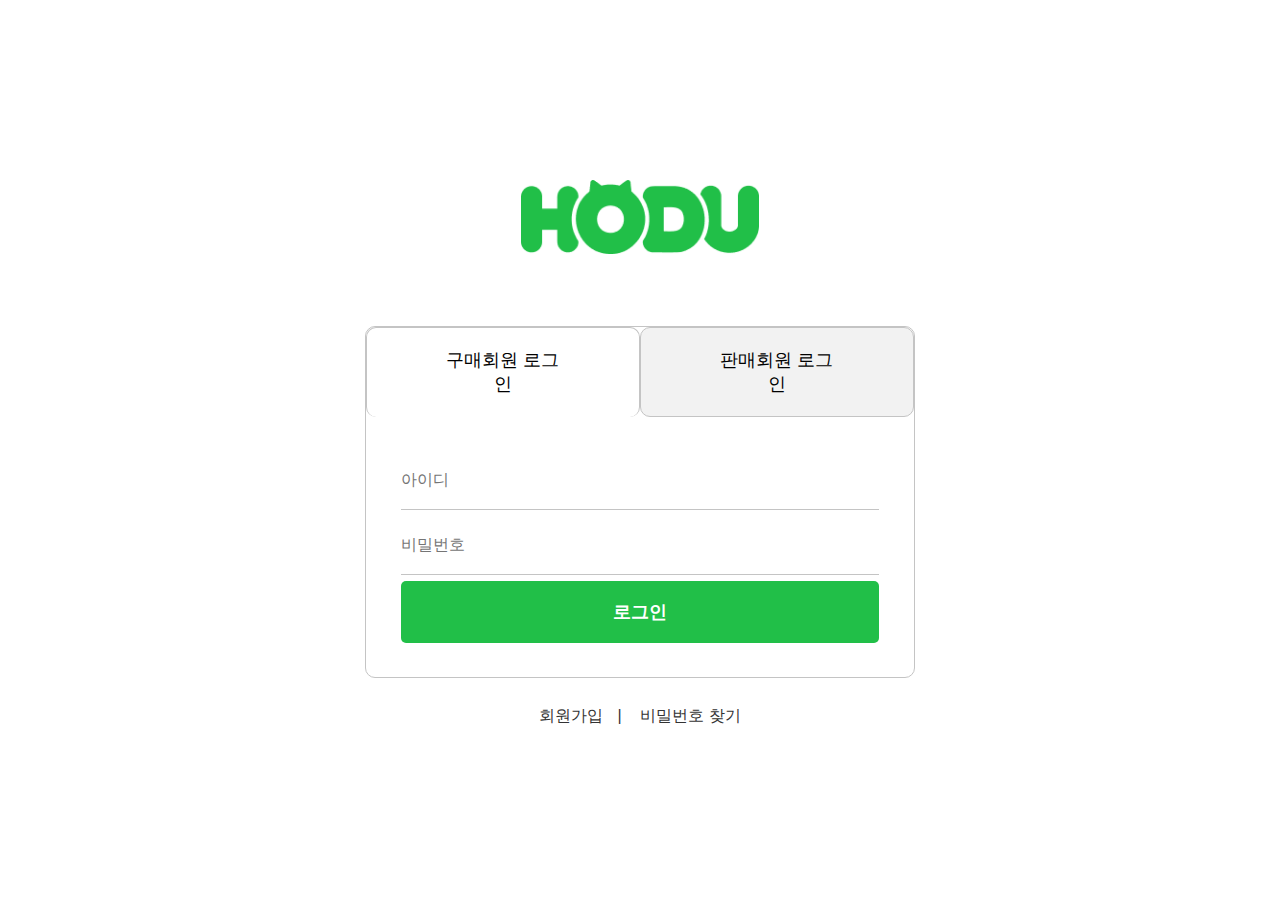
<file: login.html>
<!DOCTYPE html>
<html lang="ko">
<head>
    <meta charset="UTF-8">
    <meta http-equiv="X-UA-Compatible" content="IE=edge">
    <meta name="viewport" content="width=device-width, initial-scale=1.0">
    <link rel="stylesheet" href="./css/reset.css">
    <link rel="stylesheet" href="./css/common.css">
    <link rel="stylesheet" href="./css/login.css">
    <script type="module" src="./js/login.js"></script>
    <title>HODU 로그인</title>
</head>
<body>
    <header class="login-header">
        <h1 class="login-header__logo">
            <a href="./index.html">
                <img src="./images/Logo-hodu.png" alt="HODU">
            </a>
        </h1>
    </header>

    <main>
        <section class="login__container">
            <h2 class="sr-only">로그인 화면</h2>
            <ul class="login-tabs">
                <li class="login__tab-item active">
                    <button type="button">구매회원 로그인</button>
                </li>
                <li class="login__tab-item">
                    <button type="button">판매회원 로그인</button>
                </li>
            </ul>

            <form action="#" class="login__form">
                <label for="id" class="sr-only">아이디 입력</label>
                <input type="text" id="id" name="id" placeholder="아이디">

                <label for="pw" class="sr-only">비밀번호 입력</label>
                <input type="password" id="pw" name="pw" placeholder="비밀번호">

                <div class="error-message" id="loginError"></div>

                <button type="submit">로그인</button>
            </form>
        </section>

        <ul class="login-links">
            <li class="login__link-item">
                <a href="/signup.html" class="link--signup">회원가입</a>
            </li>
            <li class="login__link-item">
                <a href="#none" class="link--findpw">비밀번호 찾기</a>
            </li>
        </ul>
    </main>
</body>
</html>
</file>
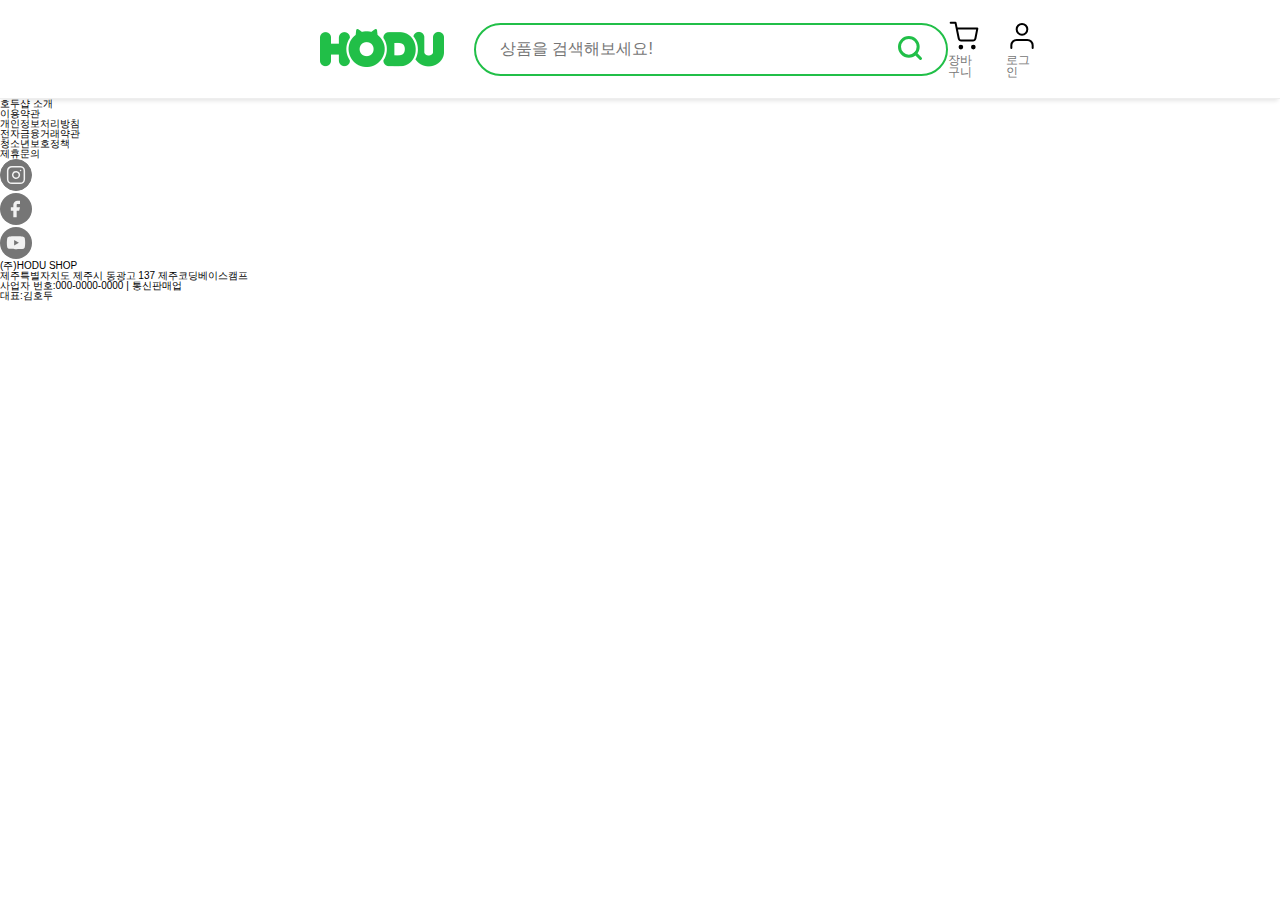
<file: product.html>
<!DOCTYPE html>
<html lang="ko">
<head>
    <meta charset="UTF-8">
    <meta http-equiv="X-UA-Compatible" content="IE=edge">
    <meta name="viewport" content="width=device-width, initial-scale=1.0">
    <link rel="stylesheet" href="./css/reset.css">
    <link rel="stylesheet" href="./css/common.css">
    <link rel="stylesheet" href="./css/product.css">
    <script src="./js/components/header.js" defer></script>
    <script src="./js/components/footer.js" defer></script>
    <script type="module" src="./js/productDetail.js"></script>
    <title>상품 상세페이지</title>
</head>
<body>
    <header id="gnb-header"></header>
    <main class="product-detail"></main>
    <footer id="gnb-footer"></footer>
</body>
</html>
</file>
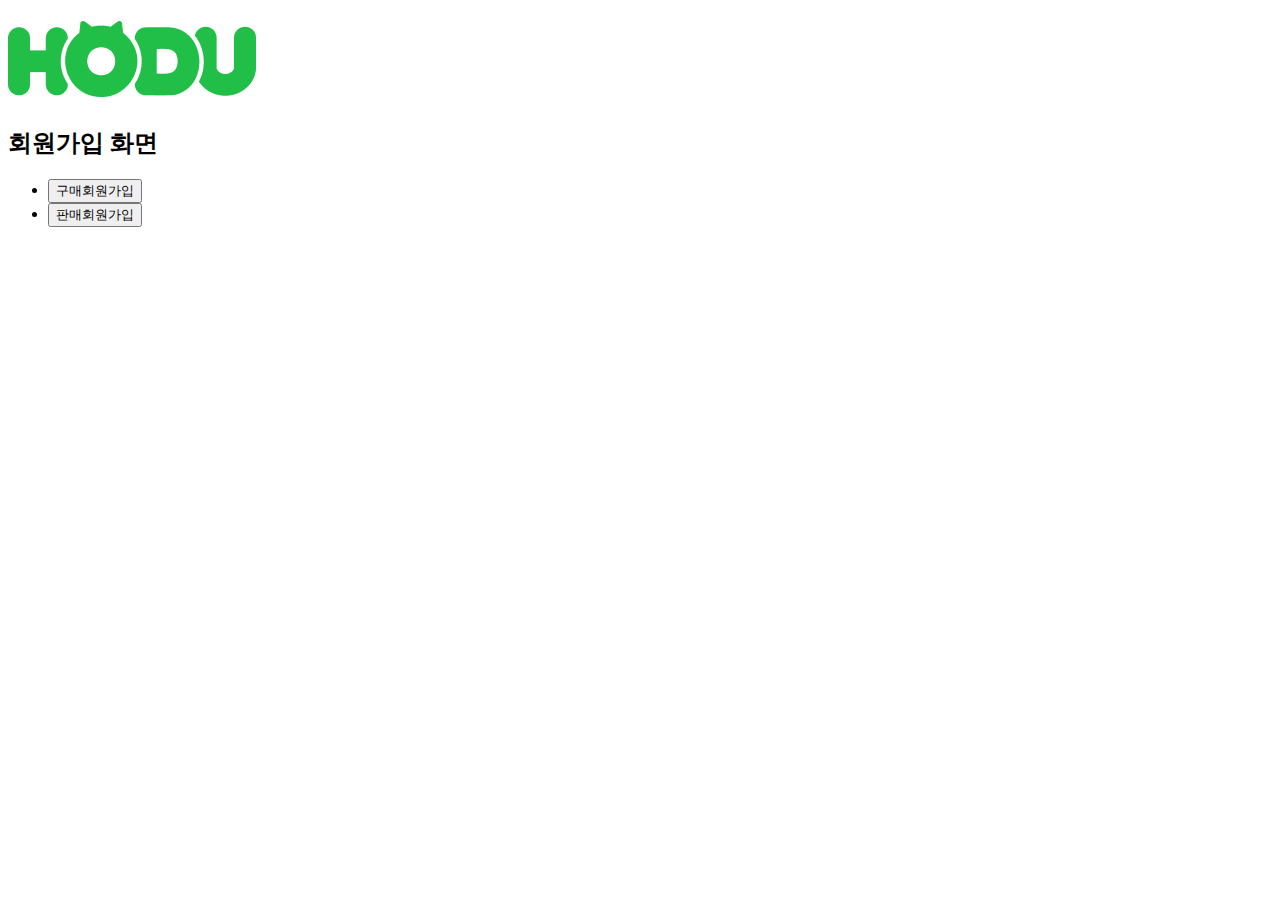
<file: signup.html>
<!DOCTYPE html>
<html lang="ko">
<head>
    <meta charset="UTF-8">
    <meta http-equiv="X-UA-Compatible" content="IE=edge">
    <meta name="viewport" content="width=device-width, initial-scale=1.0">
    <title>HODU 회원가입</title>
</head>
<body>
    <header>
        <h1>
            <a href="/index.html">
                <img src="./images/Logo-hodu.png" alt="HODU">
            </a>
        </h1>
    </header>

    <main>
        <section>
            <h2>회원가입 화면</h2>
            <ul class="sign-tabs">
                <li class="sign__tab-item active">
                    <button type="button">구매회원가입</button>
                </li>
                <li class="sign__tab-item">
                    <button type="button">판매회원가입</button>
                </li>
            </ul>
        </section>
    </main>
</body>
</html>
</file>
<file: css/common.css>
/* common.css */
:root {
    --main-color: #21BF48;
    --main-txt-color: #000000;
    --sub-txt-color: #767676;
}

html {
    font-size: 10px;
}

body {
    font-family: 'Spoqa Han Sans Neo', sans-serif;
}

.sr-only {
    position: absolute;
    width: 1px;
    height: 1px;
    padding: 0;
    margin: -1px;
    overflow: hidden;
    clip: rect(0, 0, 0, 0);
    white-space: nowrap;
    border: 0;
}

/* gnb */
#gnb-header {
    display: flex;
    justify-content: space-between;
    align-items: center;
    margin: 0 auto;
    padding: 2rem 32rem;
    border-bottom: 1px solid #eee;
    box-shadow: 0 4px 4px -2px rgba(0, 0, 0, 0.1);

}

/* gnb__left */
.gnb__left {
    display: flex;
    justify-content: flex-start;
    align-items: center;
    gap: 3rem;
}


.gnb__logo img {
    width: 12.4rem; 
    aspect-ratio: 124/38;
}

.gnb__search-form {
    display: flex;
    justify-content: space-between;
    align-items: center;
    gap: 18.7rem;
    border: 2px solid var(--main-color);
    border-radius: 5rem;
    padding: 0.9rem 2.2rem;
}

.gnb__search-form input {
    border: none;
    outline: none;
    font-size: 1.6rem;
}

.gnb__search-form button {
    background: none;
    cursor: pointer;
}

.gnb__search-form img {
    width: 2.8rem;
    aspect-ratio: 1/1;
}

/* gnb__right */
.gnb__right {
    display: flex;
    justify-content: flex-end;
    align-items: center;
}

.gnb__menu {
    display: flex;
    gap: 2.6rem;
}

.gnb__menu-item a {
    display: flex;
    flex-direction: column;
    justify-content: center;
    align-items: center;
    gap: 0.2rem;
    color: var(--sub-txt-color);
    font-size: 1.2rem;
}

.gnb__menu-item img {
    width: 3.2rem;
    aspect-ratio: 1/1;
}
</file>
<file: css/login.css>
body {
    display: flex;
    flex-direction: column;
    justify-content: center;
    align-items: center;
    gap: 7rem;
}

/* header */
.login-header {
    margin-top: 18rem;
}

.login-header__logo img {
    width: 23.8rem;
    aspect-ratio: 238/74;
}

/* main */
main {
    display: flex;
    flex-direction: column;
    align-items: center;
}

/* login__container */
.login__container {
    width: 55rem;
    border: 1px solid #C4C4C4;
    border-radius: 1rem;
}

/* login-tabs */
.login-tabs {
    display: flex;
}

.login__tab-item {
    width: 100%;
    padding: 2rem 7.7rem;
    border: 1px solid #C4C4C4;
    border-radius: 1rem;
    background: #F2F2F2;
    cursor: pointer;
}

.login__tab-item.active {
    background: #fff;
    border-bottom: none;
}

.login__tab-item button {
    font-size: 1.8rem;
    font-weight: 500;
}

/* login__form */
.login__form {
    display: flex;
    flex-direction: column;
    gap: 0.6rem;
    padding: 3.4rem 3.5rem;
}

.login__form input {
    border: none;
    border-bottom: 1px solid #C4C4C4;
    padding: 2rem 0 2rem;
    text-align: left;
    font-size: 1.6rem;
}

.login__form .error-message {
    display: none;
    font-size: 1.6rem;
    font-weight: 500;
    color: #EB5757;
    margin: 2.6rem 0;

}

.login__form .error-message.show {
    display: block;
}

.login__form button {
    background: var(--main-color);
    color: #FFFFFF;
    padding: 1.9rem 0;

    text-align: center;
    font-size: 1.8rem;
    font-weight: 700;

    border: none;
    border-radius: 0.5rem;
    
    cursor: pointer;
}

/* login-links */
.login-links {
    display: flex;
    justify-content: center;
    align-items: center;
    margin-top: 3rem;
    font-size: 1.6rem;
    color: #333333;
}

.login__link-item:last-child::before {
    content: '|';
    display: inline-block;
    margin: 0 1.4rem;
    color: #333333;
    font-size: 1.6rem;
}
</file>
<file: css/product.css>
main {
    max-width: 128rem;
    margin: 0 auto;
}

/* 상품 개요 섹션 */
.product-overview {
    display: flex;
    gap: 5rem;
    margin-top: 8rem;
}

/* 상품 이미지 */
.product-image {
    width: 60rem;
    aspect-ratio: 1/1;
}

.product-image img {
    width: 100%;
    aspect-ratio: 1/1;
    object-fit: contain;
}

/* 상품 정보 */
.product-info {
    flex: 1;
    display: flex;
    flex-direction: column;
    gap: 30px;
}

/* 상품 헤더 */
.product-header {
    margin-bottom: 13.8rem;
}

.product-brand {
    color: #767676;
    font-size: 1.8rem;
    margin-bottom: 1.6rem;
}

.product-name {
    font-size: 3.6rem;
    margin-bottom: 2rem;
}

.price {
    font-size: 3.6rem;
    font-weight: 700;
}

.price::after {
    content: "원";
    margin-left: 0.2rem;
    font-size: 1.8rem;
    font-weight: 400;
}

/* 배송 정보 */
.delivery-info dl {
    display: flex;
    align-items: center;
    gap: 10px;
    color: #767676;
    font-size: 1.6rem;
}

/* 구매 폼 */
.purchase-form {
    display: flex;
    flex-direction: column;
}

/* 수량 선택기 */
.quantity-selector {
    display: flex;
    align-items: center;
    margin-bottom: 3.2rem;
    padding: 3rem 0;
    border-top: 1px solid #C4C4C4;
    border-bottom: 1px solid #C4C4C4; 
}

.quantity-selector button {
    display: flex;
    justify-content: center;
    align-items: center;

    width: 5rem;
    height: 5rem;

    border: 1px solid #C4C4C4;
    cursor: pointer;
}

.quantity-selector button img {
    width: 2rem;
    aspect-ratio: 1/1;
    object-fit: cover;
}

.quantity-selector button:first-of-type {
    border-right: none;
    border-radius: 5px 0 0 5px;
}

.quantity-selector button:last-of-type {
    border-left: none;
    border-radius: 0 5px 5px 0;
}

.quantity-selector input {
    width: 5rem;
    height: 5rem;
    border: 1px solid #C4C4C4;
    text-align: center;
    font-size: 1.8rem;
}

/* 주문 요약 */
.order-summary {
    margin-bottom: 2.2rem;
}

.total-info {
    display: flex;
    justify-content: space-between;
    align-items: center;
}

.total-info dt {
    color: #000;
    font-size: 1.8rem;
}

.total-info dd {
    display: flex;
    justify-content: space-between;
    align-items: center;
    gap: 2.8rem;
}

.quantity-display {
    color: #767676;
    font-size: 1.8rem;
}

.quantity-display span {
    color: #21BF48;
}

.total-price {
    font-size: 1.8rem;
    font-weight: 400;
    color: #21BF48;
}

.total-price span {
    font-size: 3.6rem;
    font-weight: 700;
}

/* 액션 버튼 */
.action-buttons {
    display: flex;
    gap: 1.4rem;
}

.action-buttons button {
    flex: 1;
    border: none;
    border-radius: 5px;
    color: #FFF;
    font-size: 1.8rem;
    font-weight: 700;
    cursor: pointer;
    white-space: nowrap;
}

.add-to-cart {
    background-color: #21BF48;
    padding: 1.9rem 17.2rem;
}

.wishlist {
    background-color: #767676;
    padding: 1.9rem 6.6rem;
}

/* 상품 네비게이션 */
.product-nav {
    margin-top: 14rem;
}

.product-nav ul {
    display: flex;
}

.product-nav li {
    flex: 1;
}

.product-nav button {
    width: 100%;
    height: 6rem;
    border: none;
    font-size: 1.8rem;
    font-weight: 500;
    color: #767676;
    cursor: pointer;
    border-bottom: 6px solid #E0E0E0;
}

.product-nav button:active {
    border-bottom-color: #21BF48;
    color: #21BF48;
}
</file>
